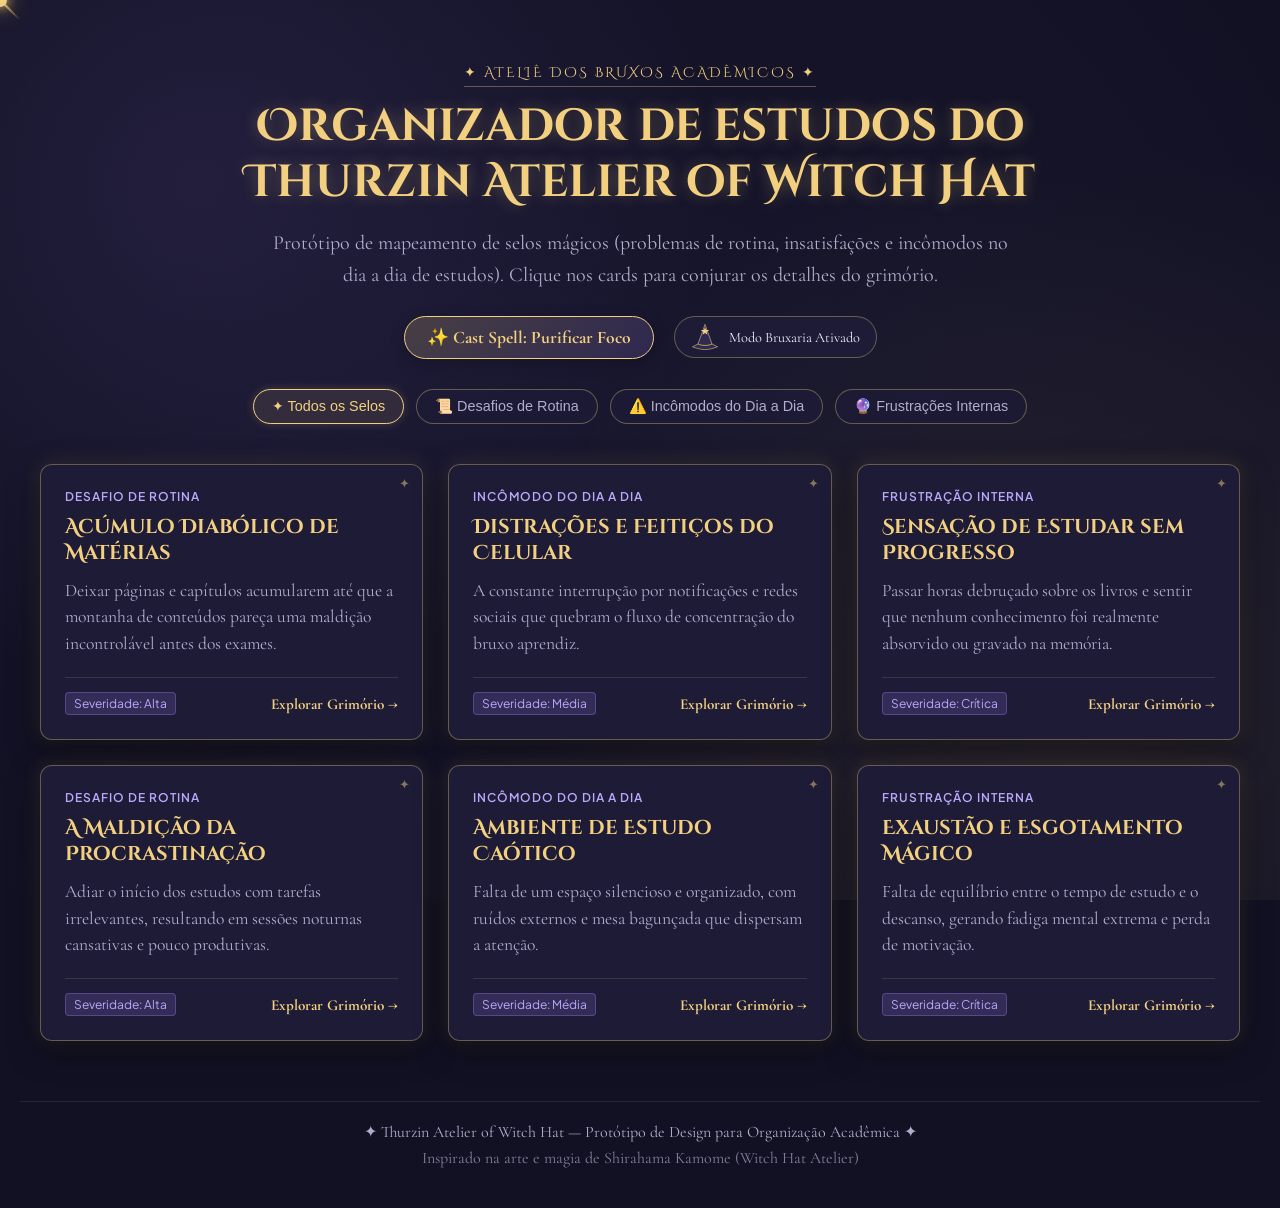
<file: index.html>
<!DOCTYPE html>
<html lang="pt-BR">
<head>
  <meta charset="UTF-8">
  <meta name="viewport" content="width=device-width, initial-scale=1.0">
  <title>Organizador de estudos do Thurzin Atelier of Witch Hat</title>
  
  <!-- Fontes do Google -->
  <link rel="preconnect" href="https://fonts.googleapis.com">
  <link rel="preconnect" href="https://fonts.gstatic.com" crossorigin>
  <link href="https://fonts.googleapis.com/css2?family=Cinzel+Decorative:wght@700&family=Cinzel:wght@600;700;800&family=Cormorant+Garamond:ital,wght@0,400;0,600;0,700;1,400&family=Plus+Jakarta+Sans:wght@400;500;600&display=swap" rel="stylesheet">
  
  <!-- Estilos Externos -->
  <link rel="stylesheet" href="style.css">
</head>
<body>

  <!-- Elemento da Varinha de Bruxo -->
  <div class="magic-wand" id="wand"></div>

  <!-- Cabeçalho Mágico -->
  <header class="header">
    <div class="header-badge">✦ Ateliê dos Bruxos Acadêmicos ✦</div>
    <h1 class="header-title">Organizador de estudos do Thurzin Atelier of Witch Hat</h1>
    <p class="header-subtitle">
      Protótipo de mapeamento de selos mágicos (problemas de rotina, insatisfações e incômodos no dia a dia de estudos). Clique nos cards para conjurar os detalhes do grimório.
    </p>

    <div class="interactive-panel">
      <button class="spell-btn" onclick="triggerMagicSpell()">
        <span>✨ Cast Spell: Purificar Foco</span>
      </button>
      
      <div class="hat-toggle" id="hatToggle" onclick="toggleHatState()">
        <svg class="hat-icon" viewBox="0 0 100 100">
          <path d="M50 5 L75 75 L95 85 C95 85 70 95 50 95 C30 95 5 85 5 85 L25 75 Z" fill="#2d2b55" stroke="#f2d080" stroke-width="2"/>
          <path d="M25 75 C35 82 65 82 75 75" fill="none" stroke="#d4af37" stroke-width="3"/>
          <polygon points="50,15 54,25 65,25 56,32 59,42 50,36 41,42 44,32 35,25 46,25" fill="#f2d080"/>
        </svg>
        <span class="hat-label" id="hatLabel">Modo Bruxaria Ativado</span>
      </div>
    </div>
  </header>

  <!-- Filtros -->
  <div class="filters-container">
    <button class="filter-chip active" onclick="filterCards('all', this)">✦ Todos os Selos</button>
    <button class="filter-chip" onclick="filterCards('problema', this)">📜 Desafios de Rotina</button>
    <button class="filter-chip" onclick="filterCards('incomodo', this)">⚠️ Incômodos do Dia a Dia</button>
    <button class="filter-chip" onclick="filterCards('insatisfacao', this)">🔮 Frustrações Internas</button>
  </div>

  <!-- Grid de Cards -->
  <main class="cards-grid" id="cardsGrid">

    <!-- Card 1 -->
    <article class="card" data-category="problema" onclick="openModal('modal1')">
      <div class="card-tag">Desafio de Rotina</div>
      <h2 class="card-title">Acúmulo Diabólico de Matérias</h2>
      <p class="card-excerpt">
        Deixar páginas e capítulos acumularem até que a montanha de conteúdos pareça uma maldição incontrolável antes dos exames.
      </p>
      <div class="card-footer">
        <span class="badge-severity">Severidade: Alta</span>
        <span class="card-action">Explorar Grimório →</span>
      </div>
    </article>

    <!-- Card 2 -->
    <article class="card" data-category="incomodo" onclick="openModal('modal2')">
      <div class="card-tag">Incômodo do Dia a Dia</div>
      <h2 class="card-title">Distrações e Feitiços do Celular</h2>
      <p class="card-excerpt">
        A constante interrupção por notificações e redes sociais que quebram o fluxo de concentração do bruxo aprendiz.
      </p>
      <div class="card-footer">
        <span class="badge-severity">Severidade: Média</span>
        <span class="card-action">Explorar Grimório →</span>
      </div>
    </article>

    <!-- Card 3 -->
    <article class="card" data-category="insatisfacao" onclick="openModal('modal3')">
      <div class="card-tag">Frustração Interna</div>
      <h2 class="card-title">Sensação de Estudar sem Progresso</h2>
      <p class="card-excerpt">
        Passar horas debruçado sobre os livros e sentir que nenhum conhecimento foi realmente absorvido ou gravado na memória.
      </p>
      <div class="card-footer">
        <span class="badge-severity">Severidade: Crítica</span>
        <span class="card-action">Explorar Grimório →</span>
      </div>
    </article>

    <!-- Card 4 -->
    <article class="card" data-category="problema" onclick="openModal('modal4')">
      <div class="card-tag">Desafio de Rotina</div>
      <h2 class="card-title">A Maldição da Procrastinação</h2>
      <p class="card-excerpt">
        Adiar o início dos estudos com tarefas irrelevantes, resultando em sessões noturnas cansativas e pouco produtivas.
      </p>
      <div class="card-footer">
        <span class="badge-severity">Severidade: Alta</span>
        <span class="card-action">Explorar Grimório →</span>
      </div>
    </article>

    <!-- Card 5 -->
    <article class="card" data-category="incomodo" onclick="openModal('modal5')">
      <div class="card-tag">Incômodo do Dia a Dia</div>
      <h2 class="card-title">Ambiente de Estudo Caótico</h2>
      <p class="card-excerpt">
        Falta de um espaço silencioso e organizado, com ruídos externos e mesa bagunçada que dispersam a atenção.
      </p>
      <div class="card-footer">
        <span class="badge-severity">Severidade: Média</span>
        <span class="card-action">Explorar Grimório →</span>
      </div>
    </article>

    <!-- Card 6 -->
    <article class="card" data-category="insatisfacao" onclick="openModal('modal6')">
      <div class="card-tag">Frustração Interna</div>
      <h2 class="card-title">Exaustão e Esgotamento Mágico</h2>
      <p class="card-excerpt">
        Falta de equilíbrio entre o tempo de estudo e o descanso, gerando fadiga mental extrema e perda de motivação.
      </p>
      <div class="card-footer">
        <span class="badge-severity">Severidade: Crítica</span>
        <span class="card-action">Explorar Grimório →</span>
      </div>
    </article>

  </main>

  <!-- Rodapé -->
  <footer class="footer">
    <p>✦ Thurzin Atelier of Witch Hat — Protótipo de Design para Organização Acadêmica ✦</p>
    <p style="margin-top: 6px; opacity: 0.7;">Inspirado na arte e magia de Shirahama Kamome (Witch Hat Atelier)</p>
  </footer>

  <!-- MODAIS (SISTEMA DE GRIMÓRIO) -->

  <div class="modal-overlay" id="modal1">
    <div class="modal-container">
      <div class="modal-header">
        <span class="card-tag">Desafio de Rotina</span>
        <h2 class="modal-title">Acúmulo Diabólico de Matérias</h2>
      </div>
      <div class="modal-body">
        <div class="modal-section">
          <h3>📜 O Incômodo Mapeado</h3>
          <p>Sem um cronograma claro, os tópicos de estudo se acumulam em ritmo acelerado. Quando o estudante percebe, precisa revisar meses de conteúdo em poucos dias, gerando pânico e estudo superficial.</p>
        </div>
        <div class="modal-section">
          <h3>⚡ Impacto na Rotina</h3>
          <p>Aumento expressivo da ansiedade, noites mal dormidas antes de avaliações e sensação constante de estar "atrás dos outros aprendizes".</p>
        </div>
        <div class="modal-section">
          <h3>✨ Encantamento de Solução (Atelier Idea)</h3>
          <p>Implementação de "Pactos Diários" — pequenas metas de leitura revisadas diariamente com o método de repetição espaçada, evitando que o monstro da matéria acumulada se forme.</p>
        </div>
      </div>
      <div class="modal-footer">
        <button class="btn-close" onclick="closeModal('modal1')">Fechar Grimório</button>
      </div>
    </div>
  </div>

  <div class="modal-overlay" id="modal2">
    <div class="modal-container">
      <div class="modal-header">
        <span class="card-tag">Incômodo do Dia a Dia</span>
        <h2 class="modal-title">Distrações e Feitiços do Celular</h2>
      </div>
      <div class="modal-body">
        <div class="modal-section">
          <h3>📜 O Incômodo Mapeado</h3>
          <p>O hábito involuntário de pegar o smartphone a cada 10 minutos para checar mensagens, feeds ou vídeos, fragmentando totalmente o estado de foco profundo.</p>
        </div>
        <div class="modal-section">
          <h3>⚡ Impacto na Rotina</h3>
          <p>Uma sessão de estudo que levaria 1 hora acaba durando 3 horas, deixando a sensação de dia improdutivo e cansaço sem ter realmente avançado.</p>
        </div>
        <div class="modal-section">
          <h3>✨ Encantamento de Solução (Atelier Idea)</h3>
          <p>Técnica "Barreira da Varinha": colocar o celular em outro cômodo durante ciclos Pomodoro de 25 minutos, recompensando-se com pequenas pausas conscientes.</p>
        </div>
      </div>
      <div class="modal-footer">
        <button class="btn-close" onclick="closeModal('modal2')">Fechar Grimório</button>
      </div>
    </div>
  </div>

  <div class="modal-overlay" id="modal3">
    <div class="modal-container">
      <div class="modal-header">
        <span class="card-tag">Frustração Interna</span>
        <h2 class="modal-title">Sensação de Estudar sem Progresso</h2>
      </div>
      <div class="modal-body">
        <div class="modal-section">
          <h3>📜 O Incômodo Mapeado</h3>
          <p>Estudar de forma passiva (apenas lendo ou grifando textos) gera uma ilusão de aprendizado que se desfaz na hora de resolver exercícios ou explicar o tema.</p>
        </div>
        <div class="modal-section">
          <h3>⚡ Impacto na Rotina</h3>
          <p>Sentimento de incapacidade pessoal, desmotivação e dúvida se você realmente tem aptidão para aquele campo de conhecimento.</p>
        </div>
        <div class="modal-section">
          <h3>✨ Encantamento de Solução (Atelier Idea)</h3>
          <p>Uso da "Técnica de Ensino de Coco" (Feynman): explicar a matéria em voz alta para si mesmo ou em notas simples, ativando a retenção real e prática do conhecimento.</p>
        </div>
      </div>
      <div class="modal-footer">
        <button class="btn-close" onclick="closeModal('modal3')">Fechar Grimório</button>
      </div>
    </div>
  </div>

  <div class="modal-overlay" id="modal4">
    <div class="modal-container">
      <div class="modal-header">
        <span class="card-tag">Desafio de Rotina</span>
        <h2 class="modal-title">A Maldição da Procrastinação</h2>
      </div>
      <div class="modal-body">
        <div class="modal-section">
          <h3>📜 O Incômodo Mapeado</h3>
          <p>Dificuldade psíquica para dar o primeiro passo. O cérebro inventa pequenas tarefas paralelas (arrumar o quarto, checar e-mails) para adiar o esforço de estudar.</p>
        </div>
        <div class="modal-section">
          <h3>⚡ Impacto na Rotina</h3>
          <p>Culpa constante durante os momentos de lazer, já que a pendência do estudo continua flutuando sobre a cabeça como uma nuvem negra.</p>
        </div>
        <div class="modal-section">
          <h3>✨ Encantamento de Solução (Atelier Idea)</h3>
          <p>Regra dos 5 Minutos de Magia: comprometer-se a estudar por apenas 5 minutos. Uma vez rompida a inércia inicial, a tendência é continuar o fluxo de trabalho.</p>
        </div>
      </div>
      <div class="modal-footer">
        <button class="btn-close" onclick="closeModal('modal4')">Fechar Grimório</button>
      </div>
    </div>
  </div>

  <div class="modal-overlay" id="modal5">
    <div class="modal-container">
      <div class="modal-header">
        <span class="card-tag">Incômodo do Dia a Dia</span>
        <h2 class="modal-title">Ambiente de Estudo Caótico</h2>
      </div>
      <div class="modal-body">
        <div class="modal-section">
          <h3>📜 O Incômodo Mapeado</h3>
          <p>Mesa cheia de papéis aleatórios, barulho familiar ou de trânsito e falta de iluminação adequada tornam o momento de estudo desconfortável.</p>
        </div>
        <div class="modal-section">
          <h3>⚡ Impacto na Rotina</h3>
          <p>Cansaço visual rápido, postura inadequada e irritabilidade frequente antes mesmo de começar a ler a primeira página.</p>
        </div>
        <div class="modal-section">
          <h3>✨ Encantamento de Solução (Atelier Idea)</h3>
          <p>Rituais de Preparação do Sanctum: limpar o espaço de trabalho no início da sessão, usar fones com ruído marrom/música instrumental e organizar os materiais necessários com antecedência.</p>
        </div>
      </div>
      <div class="modal-footer">
        <button class="btn-close" onclick="closeModal('modal5')">Fechar Grimório</button>
      </div>
    </div>
  </div>

  <div class="modal-overlay" id="modal6">
    <div class="modal-container">
      <div class="modal-header">
        <span class="card-tag">Frustração Interna</span>
        <h2 class="modal-title">Exaustão e Esgotamento Mágico</h2>
      </div>
      <div class="modal-body">
        <div class="modal-section">
          <h3>📜 O Incômodo Mapeado</h3>
          <p>Ignorar o descanso e tentar estudar além dos limites saudáveis, levando a um estado de fadiga crônica e falta de energia.</p>
        </div>
        <div class="modal-section">
          <h3>⚡ Impacto na Rotina</h3>
          <p>Queda brusca no rendimento geral, esquecimento rápido das matérias lidas e apatia em relação às atividades diárias.</p>
        </div>
        <div class="modal-section">
          <h3>✨ Encantamento de Solução (Atelier Idea)</h3>
          <p>Restauração do Mana: incluir pausas ativas obrigatórias no dia, valorizar o sono reparador e ter hobbies sem relação com os estudos para recarregar a mente.</p>
        </div>
      </div>
      <div class="modal-footer">
        <button class="btn-close" onclick="closeModal('modal6')">Fechar Grimório</button>
      </div>
    </div>
  </div>

  <!-- Script JS Interativo -->
  <script>
    const wand = id('wand');
    let mouseX = 0, mouseY = 0;
    let wandX = 0, wandY = 0;

    function id(str) { return document.getElementById(str); }

    document.addEventListener('mousemove', (e) => {
      mouseX = e.clientX;
      mouseY = e.clientY;
      
      if (Math.random() < 0.25) {
        createParticle(e.clientX, e.clientY);
      }
    });

    function animateWand() {
      wandX += (mouseX - wandX) * 0.2;
      wandY += (mouseY - wandY) * 0.2;
      wand.style.left = wandX + 'px';
      wand.style.top = wandY + 'px';
      requestAnimationFrame(animateWand);
    }
    animateWand();

    function createParticle(x, y) {
      const particle = document.createElement('div');
      particle.className = 'sparkle';
      particle.style.left = (x + (Math.random() * 20 - 10)) + 'px';
      particle.style.top = (y + (Math.random() * 20 - 10)) + 'px';
      
      const colors = ['#f2d080', '#e0be68', '#fceabb', '#a8a2d8', '#ffffff'];
      particle.style.background = colors[Math.floor(Math.random() * colors.length)];
      
      const size = Math.random() * 6 + 3;
      particle.style.width = size + 'px';
      particle.style.height = size + 'px';
      
      document.body.appendChild(particle);
      
      setTimeout(() => {
        particle.remove();
      }, 800);
    }

    function openModal(modalId) {
      const modal = id(modalId);
      if (modal) {
        modal.classList.add('active');
        const rect = modal.querySelector('.modal-container').getBoundingClientRect();
        for(let i = 0; i < 20; i++) {
          setTimeout(() => {
            createParticle(
              rect.left + Math.random() * rect.width,
              rect.top + Math.random() * rect.height
            );
          }, i * 15);
        }
      }
    }

    function closeModal(modalId) {
      const modal = id(modalId);
      if (modal) {
        modal.classList.remove('active');
      }
    }

    document.querySelectorAll('.modal-overlay').forEach(overlay => {
      overlay.addEventListener('click', (e) => {
        if (e.target === overlay) {
          overlay.classList.remove('active');
        }
      });
    });

    document.addEventListener('keydown', (e) => {
      if (e.key === 'Escape') {
        document.querySelectorAll('.modal-overlay.active').forEach(modal => {
          modal.classList.remove('active');
        });
      }
    });

    function filterCards(category, btn) {
      document.querySelectorAll('.filter-chip').forEach(b => b.classList.remove('active'));
      btn.classList.add('active');

      const cards = document.querySelectorAll('.card');
      cards.forEach(card => {
        if (category === 'all' || card.dataset.category === category) {
          card.style.display = 'flex';
          card.style.animation = 'fadeIn 0.5s ease forwards';
        } else {
          card.style.display = 'none';
        }
      });
    }

    let hatState = true;
    function toggleHatState() {
      hatState = !hatState;
      const hatToggle = id('hatToggle');
      const hatLabel = id('hatLabel');

      if (hatState) {
        hatToggle.classList.remove('inactive');
        hatLabel.innerText = 'Modo Bruxaria Ativado';
      } else {
        hatToggle.classList.add('inactive');
        hatLabel.innerText = 'Modo Aprendiz Silencioso';
      }
    }

    function triggerMagicSpell() {
      for (let i = 0; i < 60; i++) {
        setTimeout(() => {
          createParticle(
            Math.random() * window.innerWidth,
            Math.random() * window.innerHeight
          );
        }, i * 20);
      }
    }
  </script>
</body>
</html>
</file>
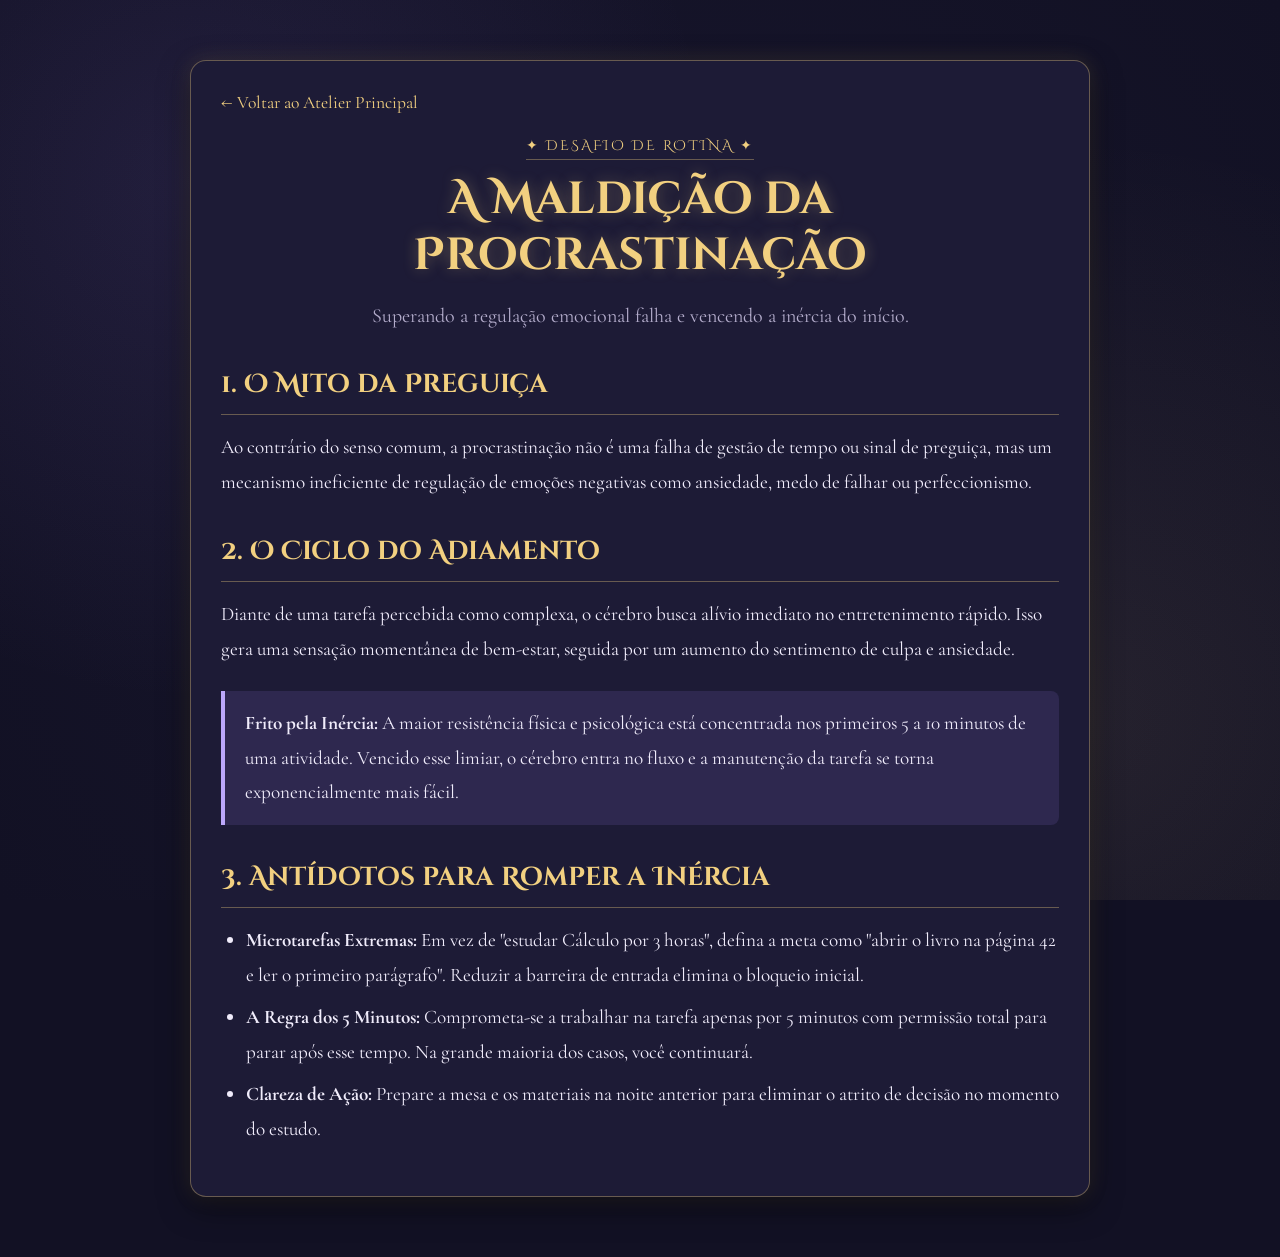
<file: A maldição da procrastinação.html>
<!DOCTYPE html>
<html lang="pt-BR">
<head>
  <meta charset="UTF-8">
  <meta name="viewport" content="width=device-width, initial-scale=1.0">
  <title>A Maldição da Procrastinação — Thurzin Atelier</title>
  <link rel="preconnect" href="https://fonts.googleapis.com">
  <link rel="preconnect" href="https://fonts.gstatic.com" crossorigin>
  <link href="https://fonts.googleapis.com/css2?family=Cinzel+Decorative:wght@700&family=Cinzel:wght@600;700;800&family=Cormorant+Garamond:ital,wght@0,400;0,600;0,700;1,400&family=Plus+Jakarta+Sans:wght@400;500;600&display=swap" rel="stylesheet">
  <link rel="stylesheet" href="style.css">
  <style>
    .page-container {
      max-width: 900px;
      margin: 40px auto;
      padding: 30px;
      background: var(--bg-card);
      border: 1px solid var(--border-gold);
      border-radius: 16px;
      box-shadow: var(--shadow-magic);
    }
    .back-link {
      display: inline-block;
      color: var(--accent-gold);
      text-decoration: none;
      font-family: var(--font-serif-body);
      font-size: 1.1rem;
      margin-bottom: 20px;
      transition: transform 0.2s;
    }
    .back-link:hover {
      transform: translateX(-5px);
    }
    .article-content {
      font-family: var(--font-serif-body);
      font-size: 1.2rem;
      line-height: 1.8;
      color: var(--text-main);
    }
    .article-content h2 {
      font-family: var(--font-serif-title);
      color: var(--accent-gold);
      margin: 30px 0 15px;
      font-size: 1.6rem;
      border-bottom: 1px solid var(--border-gold);
      padding-bottom: 6px;
    }
    .article-content p {
      margin-bottom: 18px;
    }
    .article-content ul {
      margin: 15px 0 20px 25px;
    }
    .article-content li {
      margin-bottom: 8px;
    }
    .highlight-box {
      background: rgba(140, 115, 219, 0.15);
      border-left: 4px solid var(--accent-purple-light);
      padding: 15px 20px;
      border-radius: 0 8px 8px 0;
      margin: 25px 0;
    }
  </style>
</head>
<body>
  <div class="page-container">
    <a href="index.html" class="back-link">← Voltar ao Atelier Principal</a>
    
    <header class="header" style="margin-top: 0;">
      <div class="header-badge">✦ Desafio de Rotina ✦</div>
      <h1 class="header-title">A Maldição da Procrastinação</h1>
      <p class="header-subtitle">Superando a regulação emocional falha e vencendo a inércia do início.</p>
    </header>

    <main class="article-content">
      <h2>1. O Mito da Preguiça</h2>
      <p>
        Ao contrário do senso comum, a procrastinação não é uma falha de gestão de tempo ou sinal de preguiça, mas um mecanismo ineficiente de regulação de emoções negativas como ansiedade, medo de falhar ou perfeccionismo.
      </p>

      <h2>2. O Ciclo do Adiamento</h2>
      <p>
        Diante de uma tarefa percebida como complexa, o cérebro busca alívio imediato no entretenimento rápido. Isso gera uma sensação momentânea de bem-estar, seguida por um aumento do sentimento de culpa e ansiedade.
      </p>

      <div class="highlight-box">
        <strong>Frito pela Inércia:</strong> A maior resistência física e psicológica está concentrada nos primeiros 5 a 10 minutos de uma atividade. Vencido esse limiar, o cérebro entra no fluxo e a manutenção da tarefa se torna exponencialmente mais fácil.
      </div>

      <h2>3. Antídotos para Romper a Inércia</h2>
      <ul>
        <li><strong>Microtarefas Extremas:</strong> Em vez de "estudar Cálculo por 3 horas", defina a meta como "abrir o livro na página 42 e ler o primeiro parágrafo". Reduzir a barreira de entrada elimina o bloqueio inicial.</li>
        <li><strong>A Regra dos 5 Minutos:</strong> Comprometa-se a trabalhar na tarefa apenas por 5 minutos com permissão total para parar após esse tempo. Na grande maioria dos casos, você continuará.</li>
        <li><strong>Clareza de Ação:</strong> Prepare a mesa e os materiais na noite anterior para eliminar o atrito de decisão no momento do estudo.</li>
      </ul>
    </main>
  </div>
</body>
</html>
</file>
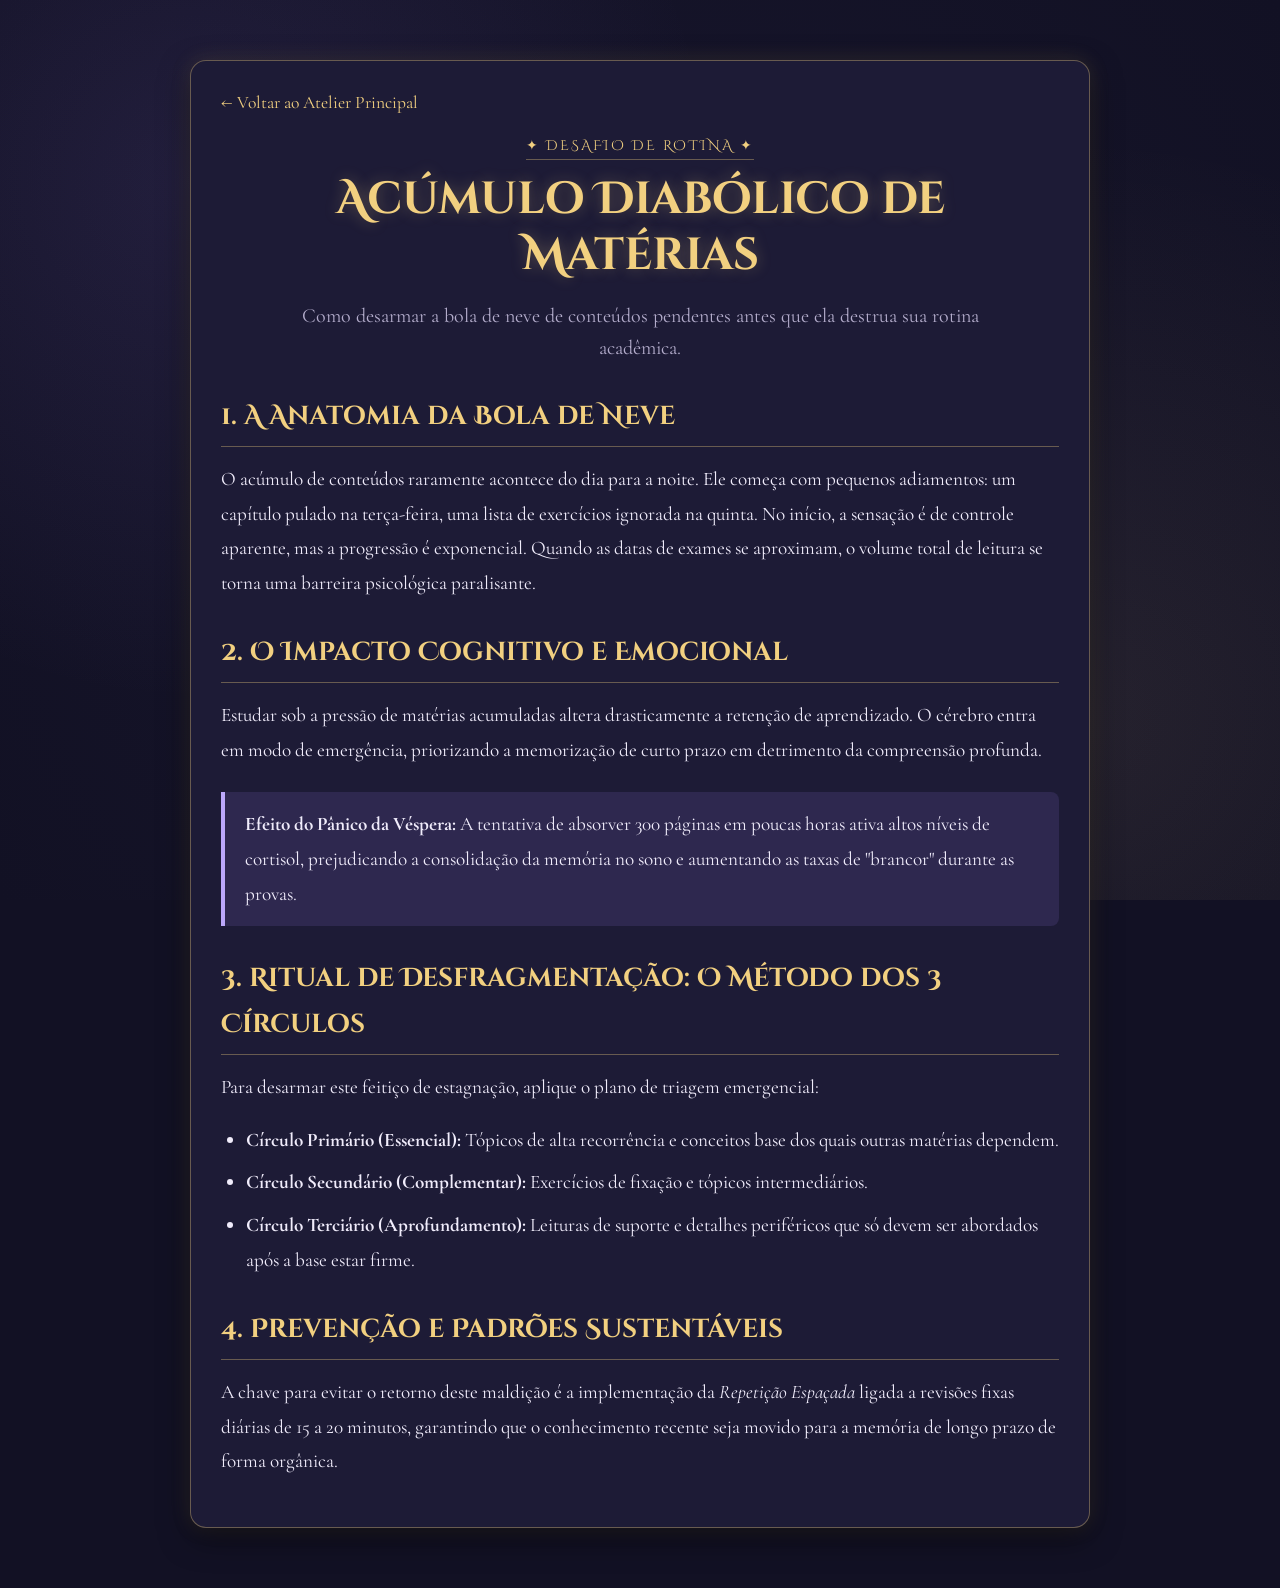
<file: Acúmulo diabólico de matérias.html>
<!DOCTYPE html>
<html lang="pt-BR">
<head>
  <meta charset="UTF-8">
  <meta name="viewport" content="width=device-width, initial-scale=1.0">
  <title>Acúmulo Diabólico de Matérias — Thurzin Atelier</title>
  <link rel="preconnect" href="https://fonts.googleapis.com">
  <link rel="preconnect" href="https://fonts.gstatic.com" crossorigin>
  <link href="https://fonts.googleapis.com/css2?family=Cinzel+Decorative:wght@700&family=Cinzel:wght@600;700;800&family=Cormorant+Garamond:ital,wght@0,400;0,600;0,700;1,400&family=Plus+Jakarta+Sans:wght@400;500;600&display=swap" rel="stylesheet">
  <link rel="stylesheet" href="style.css">
  <style>
    .page-container {
      max-width: 900px;
      margin: 40px auto;
      padding: 30px;
      background: var(--bg-card);
      border: 1px solid var(--border-gold);
      border-radius: 16px;
      box-shadow: var(--shadow-magic);
    }
    .back-link {
      display: inline-block;
      color: var(--accent-gold);
      text-decoration: none;
      font-family: var(--font-serif-body);
      font-size: 1.1rem;
      margin-bottom: 20px;
      transition: transform 0.2s;
    }
    .back-link:hover {
      transform: translateX(-5px);
    }
    .article-content {
      font-family: var(--font-serif-body);
      font-size: 1.2rem;
      line-height: 1.8;
      color: var(--text-main);
    }
    .article-content h2 {
      font-family: var(--font-serif-title);
      color: var(--accent-gold);
      margin: 30px 0 15px;
      font-size: 1.6rem;
      border-bottom: 1px solid var(--border-gold);
      padding-bottom: 6px;
    }
    .article-content p {
      margin-bottom: 18px;
    }
    .article-content ul {
      margin: 15px 0 20px 25px;
    }
    .article-content li {
      margin-bottom: 8px;
    }
    .highlight-box {
      background: rgba(140, 115, 219, 0.15);
      border-left: 4px solid var(--accent-purple-light);
      padding: 15px 20px;
      border-radius: 0 8px 8px 0;
      margin: 25px 0;
    }
  </style>
</head>
<body>
  <div class="page-container">
    <a href="index.html" class="back-link">← Voltar ao Atelier Principal</a>
    
    <header class="header" style="margin-top: 0;">
      <div class="header-badge">✦ Desafio de Rotina ✦</div>
      <h1 class="header-title">Acúmulo Diabólico de Matérias</h1>
      <p class="header-subtitle">Como desarmar a bola de neve de conteúdos pendentes antes que ela destrua sua rotina acadêmica.</p>
    </header>

    <main class="article-content">
      <h2>1. A Anatomia da Bola de Neve</h2>
      <p>
        O acúmulo de conteúdos raramente acontece do dia para a noite. Ele começa com pequenos adiamentos: um capítulo pulado na terça-feira, uma lista de exercícios ignorada na quinta. No início, a sensação é de controle aparente, mas a progressão é exponencial. Quando as datas de exames se aproximam, o volume total de leitura se torna uma barreira psicológica paralisante.
      </p>

      <h2>2. O Impacto Cognitivo e Emocional</h2>
      <p>
        Estudar sob a pressão de matérias acumuladas altera drasticamente a retenção de aprendizado. O cérebro entra em modo de emergência, priorizando a memorização de curto prazo em detrimento da compreensão profunda.
      </p>
      <div class="highlight-box">
        <strong>Efeito do Pânico da Véspera:</strong> A tentativa de absorver 300 páginas em poucas horas ativa altos níveis de cortisol, prejudicando a consolidação da memória no sono e aumentando as taxas de "brancor" durante as provas.
      </div>

      <h2>3. Ritual de Desfragmentação: O Método dos 3 Círculos</h2>
      <p>Para desarmar este feitiço de estagnação, aplique o plano de triagem emergencial:</p>
      <ul>
        <li><strong>Círculo Primário (Essencial):</strong> Tópicos de alta recorrência e conceitos base dos quais outras matérias dependem.</li>
        <li><strong>Círculo Secundário (Complementar):</strong> Exercícios de fixação e tópicos intermediários.</li>
        <li><strong>Círculo Terciário (Aprofundamento):</strong> Leituras de suporte e detalhes periféricos que só devem ser abordados após a base estar firme.</li>
      </ul>

      <h2>4. Prevenção e Padrões Sustentáveis</h2>
      <p>
        A chave para evitar o retorno deste maldição é a implementação da <em>Repetição Espaçada</em> ligada a revisões fixas diárias de 15 a 20 minutos, garantindo que o conhecimento recente seja movido para a memória de longo prazo de forma orgânica.
      </p>
    </main>
  </div>
</body>
</html>
</file>
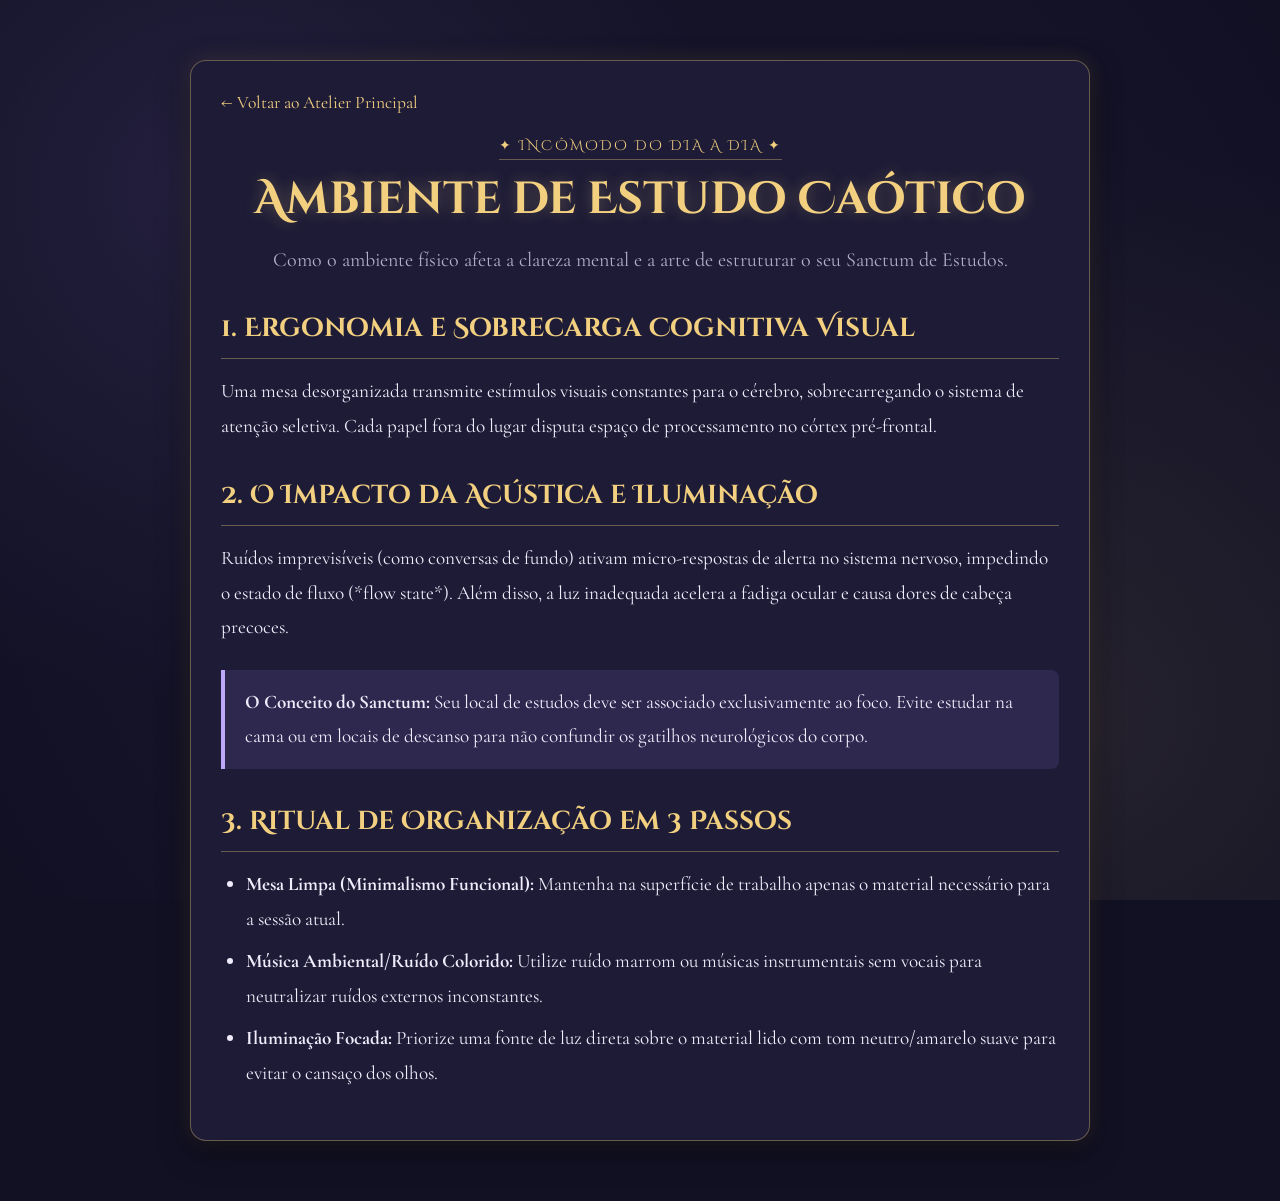
<file: Ambiente de estudo caótico.html>
<!DOCTYPE html>
<html lang="pt-BR">
<head>
  <meta charset="UTF-8">
  <meta name="viewport" content="width=device-width, initial-scale=1.0">
  <title>Ambiente de Estudo Caótico — Thurzin Atelier</title>
  <link rel="preconnect" href="https://fonts.googleapis.com">
  <link rel="preconnect" href="https://fonts.gstatic.com" crossorigin>
  <link href="https://fonts.googleapis.com/css2?family=Cinzel+Decorative:wght@700&family=Cinzel:wght@600;700;800&family=Cormorant+Garamond:ital,wght@0,400;0,600;0,700;1,400&family=Plus+Jakarta+Sans:wght@400;500;600&display=swap" rel="stylesheet">
  <link rel="stylesheet" href="style.css">
  <style>
    .page-container {
      max-width: 900px;
      margin: 40px auto;
      padding: 30px;
      background: var(--bg-card);
      border: 1px solid var(--border-gold);
      border-radius: 16px;
      box-shadow: var(--shadow-magic);
    }
    .back-link {
      display: inline-block;
      color: var(--accent-gold);
      text-decoration: none;
      font-family: var(--font-serif-body);
      font-size: 1.1rem;
      margin-bottom: 20px;
      transition: transform 0.2s;
    }
    .back-link:hover {
      transform: translateX(-5px);
    }
    .article-content {
      font-family: var(--font-serif-body);
      font-size: 1.2rem;
      line-height: 1.8;
      color: var(--text-main);
    }
    .article-content h2 {
      font-family: var(--font-serif-title);
      color: var(--accent-gold);
      margin: 30px 0 15px;
      font-size: 1.6rem;
      border-bottom: 1px solid var(--border-gold);
      padding-bottom: 6px;
    }
    .article-content p {
      margin-bottom: 18px;
    }
    .article-content ul {
      margin: 15px 0 20px 25px;
    }
    .article-content li {
      margin-bottom: 8px;
    }
    .highlight-box {
      background: rgba(140, 115, 219, 0.15);
      border-left: 4px solid var(--accent-purple-light);
      padding: 15px 20px;
      border-radius: 0 8px 8px 0;
      margin: 25px 0;
    }
  </style>
</head>
<body>
  <div class="page-container">
    <a href="index.html" class="back-link">← Voltar ao Atelier Principal</a>
    
    <header class="header" style="margin-top: 0;">
      <div class="header-badge">✦ Incômodo do Dia a Dia ✦</div>
      <h1 class="header-title">Ambiente de Estudo Caótico</h1>
      <p class="header-subtitle">Como o ambiente físico afeta a clareza mental e a arte de estruturar o seu Sanctum de Estudos.</p>
    </header>

    <main class="article-content">
      <h2>1. Ergonomia e Sobrecarga Cognitiva Visual</h2>
      <p>
        Uma mesa desorganizada transmite estímulos visuais constantes para o cérebro, sobrecarregando o sistema de atenção seletiva. Cada papel fora do lugar disputa espaço de processamento no córtex pré-frontal.
      </p>

      <h2>2. O Impacto da Acústica e Iluminação</h2>
      <p>
        Ruídos imprevisíveis (como conversas de fundo) ativam micro-respostas de alerta no sistema nervoso, impedindo o estado de fluxo (*flow state*). Além disso, a luz inadequada acelera a fadiga ocular e causa dores de cabeça precoces.
      </p>

      <div class="highlight-box">
        <strong>O Conceito do Sanctum:</strong> Seu local de estudos deve ser associado exclusivamente ao foco. Evite estudar na cama ou em locais de descanso para não confundir os gatilhos neurológicos do corpo.
      </div>

      <h2>3. Ritual de Organização em 3 Passos</h2>
      <ul>
        <li><strong>Mesa Limpa (Minimalismo Funcional):</strong> Mantenha na superfície de trabalho apenas o material necessário para a sessão atual.</li>
        <li><strong>Música Ambiental/Ruído Colorido:</strong> Utilize ruído marrom ou músicas instrumentais sem vocais para neutralizar ruídos externos inconstantes.</li>
        <li><strong>Iluminação Focada:</strong> Priorize uma fonte de luz direta sobre o material lido com tom neutro/amarelo suave para evitar o cansaço dos olhos.</li>
      </ul>
    </main>
  </div>
</body>
</html>
</file>
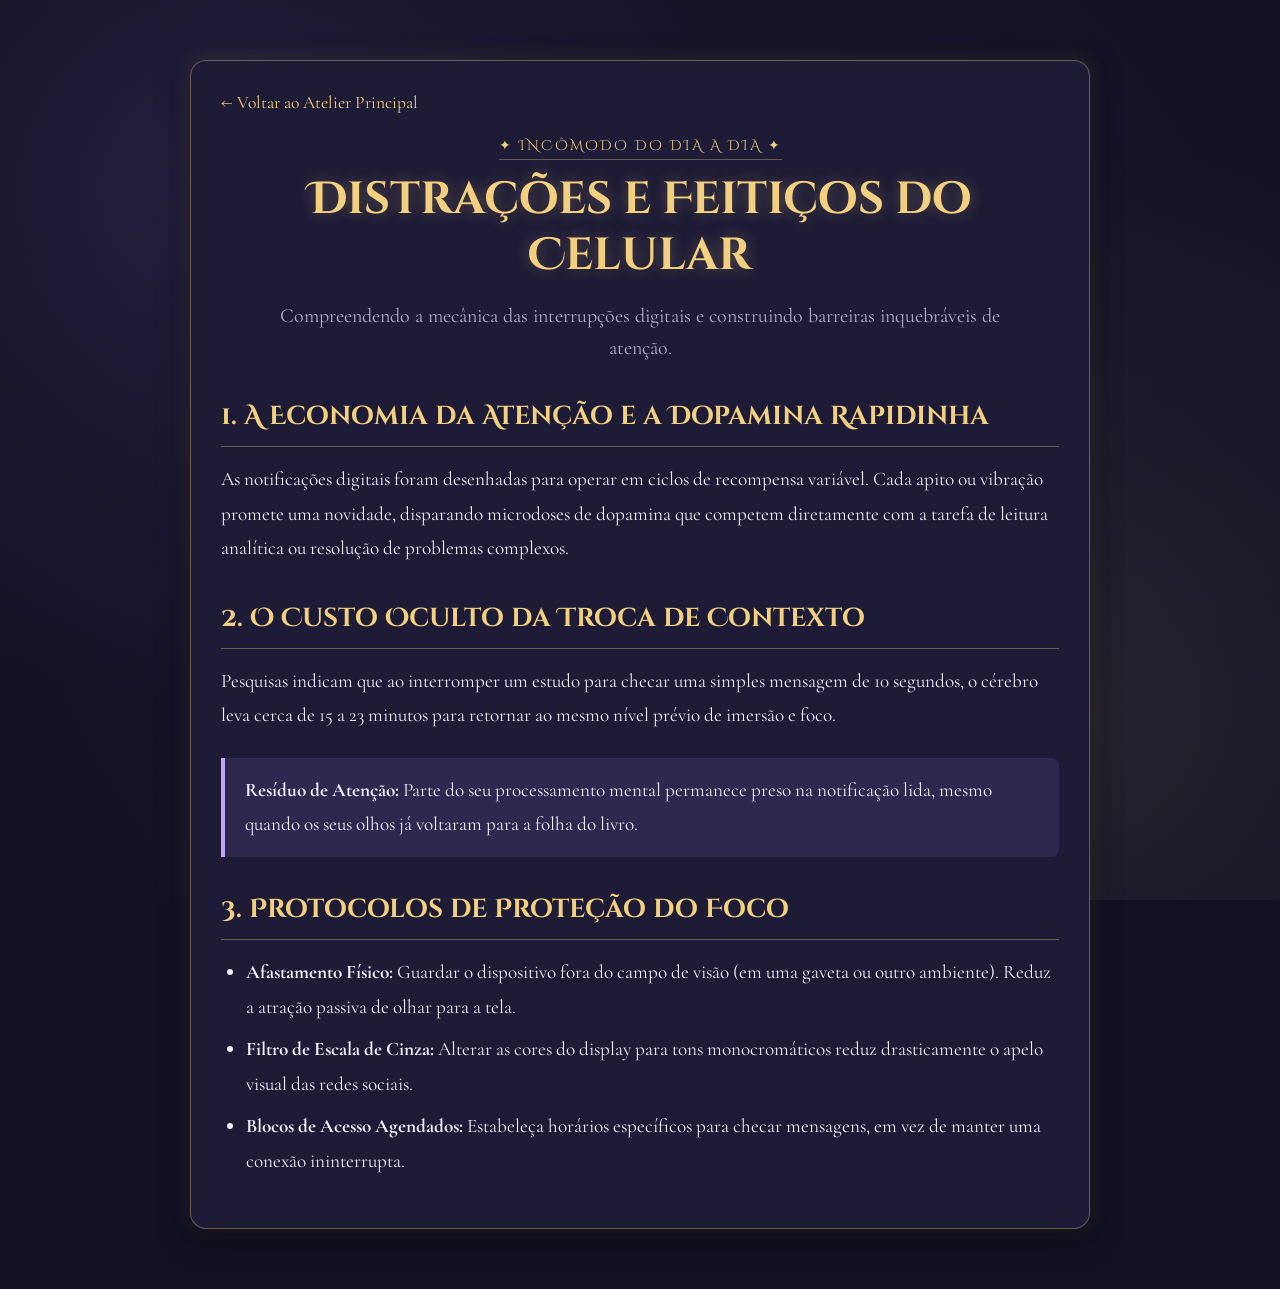
<file: Distrações e feitiços de celular.html>
<!DOCTYPE html>
<html lang="pt-BR">
<head>
  <meta charset="UTF-8">
  <meta name="viewport" content="width=device-width, initial-scale=1.0">
  <title>Distrações e Feitiços do Celular — Thurzin Atelier</title>
  <link rel="preconnect" href="https://fonts.googleapis.com">
  <link rel="preconnect" href="https://fonts.gstatic.com" crossorigin>
  <link href="https://fonts.googleapis.com/css2?family=Cinzel+Decorative:wght@700&family=Cinzel:wght@600;700;800&family=Cormorant+Garamond:ital,wght@0,400;0,600;0,700;1,400&family=Plus+Jakarta+Sans:wght@400;500;600&display=swap" rel="stylesheet">
  <link rel="stylesheet" href="style.css">
  <style>
    .page-container {
      max-width: 900px;
      margin: 40px auto;
      padding: 30px;
      background: var(--bg-card);
      border: 1px solid var(--border-gold);
      border-radius: 16px;
      box-shadow: var(--shadow-magic);
    }
    .back-link {
      display: inline-block;
      color: var(--accent-gold);
      text-decoration: none;
      font-family: var(--font-serif-body);
      font-size: 1.1rem;
      margin-bottom: 20px;
      transition: transform 0.2s;
    }
    .back-link:hover {
      transform: translateX(-5px);
    }
    .article-content {
      font-family: var(--font-serif-body);
      font-size: 1.2rem;
      line-height: 1.8;
      color: var(--text-main);
    }
    .article-content h2 {
      font-family: var(--font-serif-title);
      color: var(--accent-gold);
      margin: 30px 0 15px;
      font-size: 1.6rem;
      border-bottom: 1px solid var(--border-gold);
      padding-bottom: 6px;
    }
    .article-content p {
      margin-bottom: 18px;
    }
    .article-content ul {
      margin: 15px 0 20px 25px;
    }
    .article-content li {
      margin-bottom: 8px;
    }
    .highlight-box {
      background: rgba(140, 115, 219, 0.15);
      border-left: 4px solid var(--accent-purple-light);
      padding: 15px 20px;
      border-radius: 0 8px 8px 0;
      margin: 25px 0;
    }
  </style>
</head>
<body>
  <div class="page-container">
    <a href="index.html" class="back-link">← Voltar ao Atelier Principal</a>
    
    <header class="header" style="margin-top: 0;">
      <div class="header-badge">✦ Incômodo do Dia a Dia ✦</div>
      <h1 class="header-title">Distrações e Feitiços do Celular</h1>
      <p class="header-subtitle">Compreendendo a mecânica das interrupções digitais e construindo barreiras inquebráveis de atenção.</p>
    </header>

    <main class="article-content">
      <h2>1. A Economia da Atenção e a Dopamina Rapidinha</h2>
      <p>
        As notificações digitais foram desenhadas para operar em ciclos de recompensa variável. Cada apito ou vibração promete uma novidade, disparando microdoses de dopamina que competem diretamente com a tarefa de leitura analítica ou resolução de problemas complexos.
      </p>

      <h2>2. O Custo Oculto da Troca de Contexto</h2>
      <p>
        Pesquisas indicam que ao interromper um estudo para checar uma simples mensagem de 10 segundos, o cérebro leva cerca de 15 a 23 minutos para retornar ao mesmo nível prévio de imersão e foco.
      </p>
      <div class="highlight-box">
        <strong>Resíduo de Atenção:</strong> Parte do seu processamento mental permanece preso na notificação lida, mesmo quando os seus olhos já voltaram para a folha do livro.
      </div>

      <h2>3. Protocolos de Proteção do Foco</h2>
      <ul>
        <li><strong>Afastamento Físico:</strong> Guardar o dispositivo fora do campo de visão (em uma gaveta ou outro ambiente). Reduz a atração passiva de olhar para a tela.</li>
        <li><strong>Filtro de Escala de Cinza:</strong> Alterar as cores do display para tons monocromáticos reduz drasticamente o apelo visual das redes sociais.</li>
        <li><strong>Blocos de Acesso Agendados:</strong> Estabeleça horários específicos para checar mensagens, em vez de manter uma conexão ininterrupta.</li>
      </ul>
    </main>
  </div>
</body>
</html>
</file>
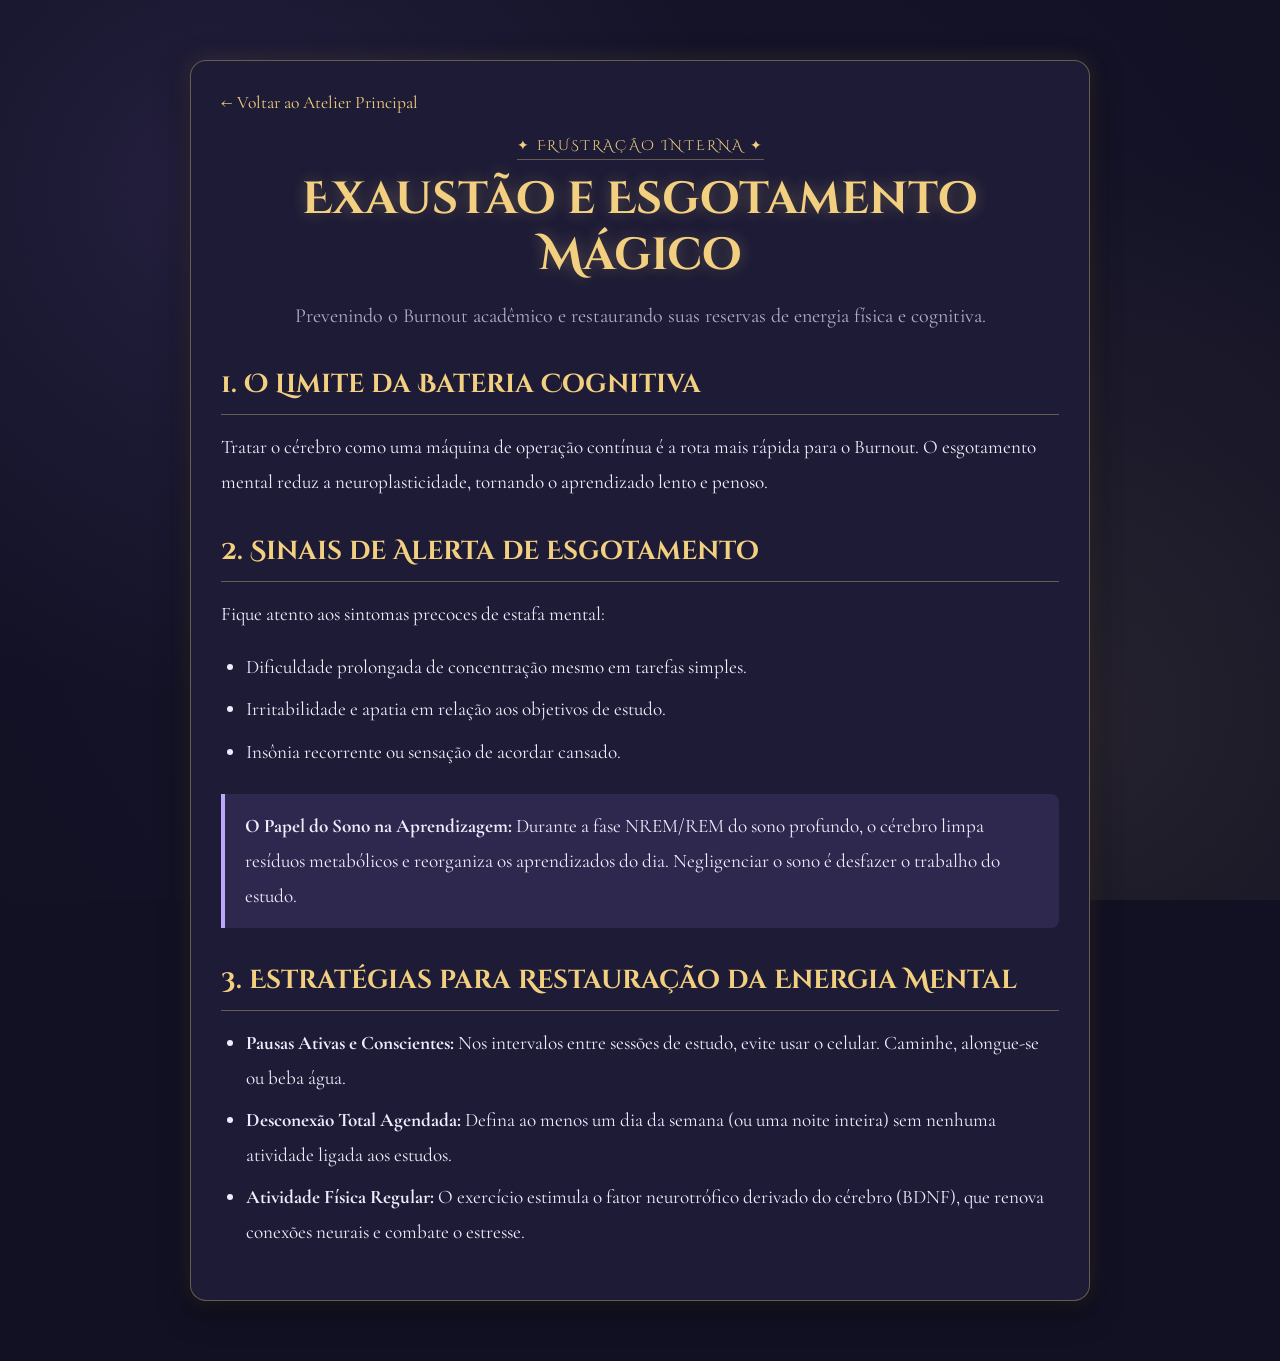
<file: Exaustão e esgotamento mágico.html>
<!DOCTYPE html>
<html lang="pt-BR">
<head>
  <meta charset="UTF-8">
  <meta name="viewport" content="width=device-width, initial-scale=1.0">
  <title>Exaustão e Esgotamento Mágico — Thurzin Atelier</title>
  <link rel="preconnect" href="https://fonts.googleapis.com">
  <link rel="preconnect" href="https://fonts.gstatic.com" crossorigin>
  <link href="https://fonts.googleapis.com/css2?family=Cinzel+Decorative:wght@700&family=Cinzel:wght@600;700;800&family=Cormorant+Garamond:ital,wght@0,400;0,600;0,700;1,400&family=Plus+Jakarta+Sans:wght@400;500;600&display=swap" rel="stylesheet">
  <link rel="stylesheet" href="style.css">
  <style>
    .page-container {
      max-width: 900px;
      margin: 40px auto;
      padding: 30px;
      background: var(--bg-card);
      border: 1px solid var(--border-gold);
      border-radius: 16px;
      box-shadow: var(--shadow-magic);
    }
    .back-link {
      display: inline-block;
      color: var(--accent-gold);
      text-decoration: none;
      font-family: var(--font-serif-body);
      font-size: 1.1rem;
      margin-bottom: 20px;
      transition: transform 0.2s;
    }
    .back-link:hover {
      transform: translateX(-5px);
    }
    .article-content {
      font-family: var(--font-serif-body);
      font-size: 1.2rem;
      line-height: 1.8;
      color: var(--text-main);
    }
    .article-content h2 {
      font-family: var(--font-serif-title);
      color: var(--accent-gold);
      margin: 30px 0 15px;
      font-size: 1.6rem;
      border-bottom: 1px solid var(--border-gold);
      padding-bottom: 6px;
    }
    .article-content p {
      margin-bottom: 18px;
    }
    .article-content ul {
      margin: 15px 0 20px 25px;
    }
    .article-content li {
      margin-bottom: 8px;
    }
    .highlight-box {
      background: rgba(140, 115, 219, 0.15);
      border-left: 4px solid var(--accent-purple-light);
      padding: 15px 20px;
      border-radius: 0 8px 8px 0;
      margin: 25px 0;
    }
  </style>
</head>
<body>
  <div class="page-container">
    <a href="index.html" class="back-link">← Voltar ao Atelier Principal</a>
    
    <header class="header" style="margin-top: 0;">
      <div class="header-badge">✦ Frustração Interna ✦</div>
      <h1 class="header-title">Exaustão e Esgotamento Mágico</h1>
      <p class="header-subtitle">Prevenindo o Burnout acadêmico e restaurando suas reservas de energia física e cognitiva.</p>
    </header>

    <main class="article-content">
      <h2>1. O Limite da Bateria Cognitiva</h2>
      <p>
        Tratar o cérebro como uma máquina de operação contínua é a rota mais rápida para o Burnout. O esgotamento mental reduz a neuroplasticidade, tornando o aprendizado lento e penoso.
      </p>

      <h2>2. Sinais de Alerta de Esgotamento</h2>
      <p>
        Fique atento aos sintomas precoces de estafa mental:
      </p>
      <ul>
        <li>Dificuldade prolongada de concentração mesmo em tarefas simples.</li>
        <li>Irritabilidade e apatia em relação aos objetivos de estudo.</li>
        <li>Insônia recorrente ou sensação de acordar cansado.</li>
      </ul>

      <div class="highlight-box">
        <strong>O Papel do Sono na Aprendizagem:</strong> Durante a fase NREM/REM do sono profundo, o cérebro limpa resíduos metabólicos e reorganiza os aprendizados do dia. Negligenciar o sono é desfazer o trabalho do estudo.
      </div>

      <h2>3. Estratégias para Restauração da Energia Mental</h2>
      <ul>
        <li><strong>Pausas Ativas e Conscientes:</strong> Nos intervalos entre sessões de estudo, evite usar o celular. Caminhe, alongue-se ou beba água.</li>
        <li><strong>Desconexão Total Agendada:</strong> Defina ao menos um dia da semana (ou uma noite inteira) sem nenhuma atividade ligada aos estudos.</li>
        <li><strong>Atividade Física Regular:</strong> O exercício estimula o fator neurotrófico derivado do cérebro (BDNF), que renova conexões neurais e combate o estresse.</li>
      </ul>
    </main>
  </div>
</body>
</html>
</file>
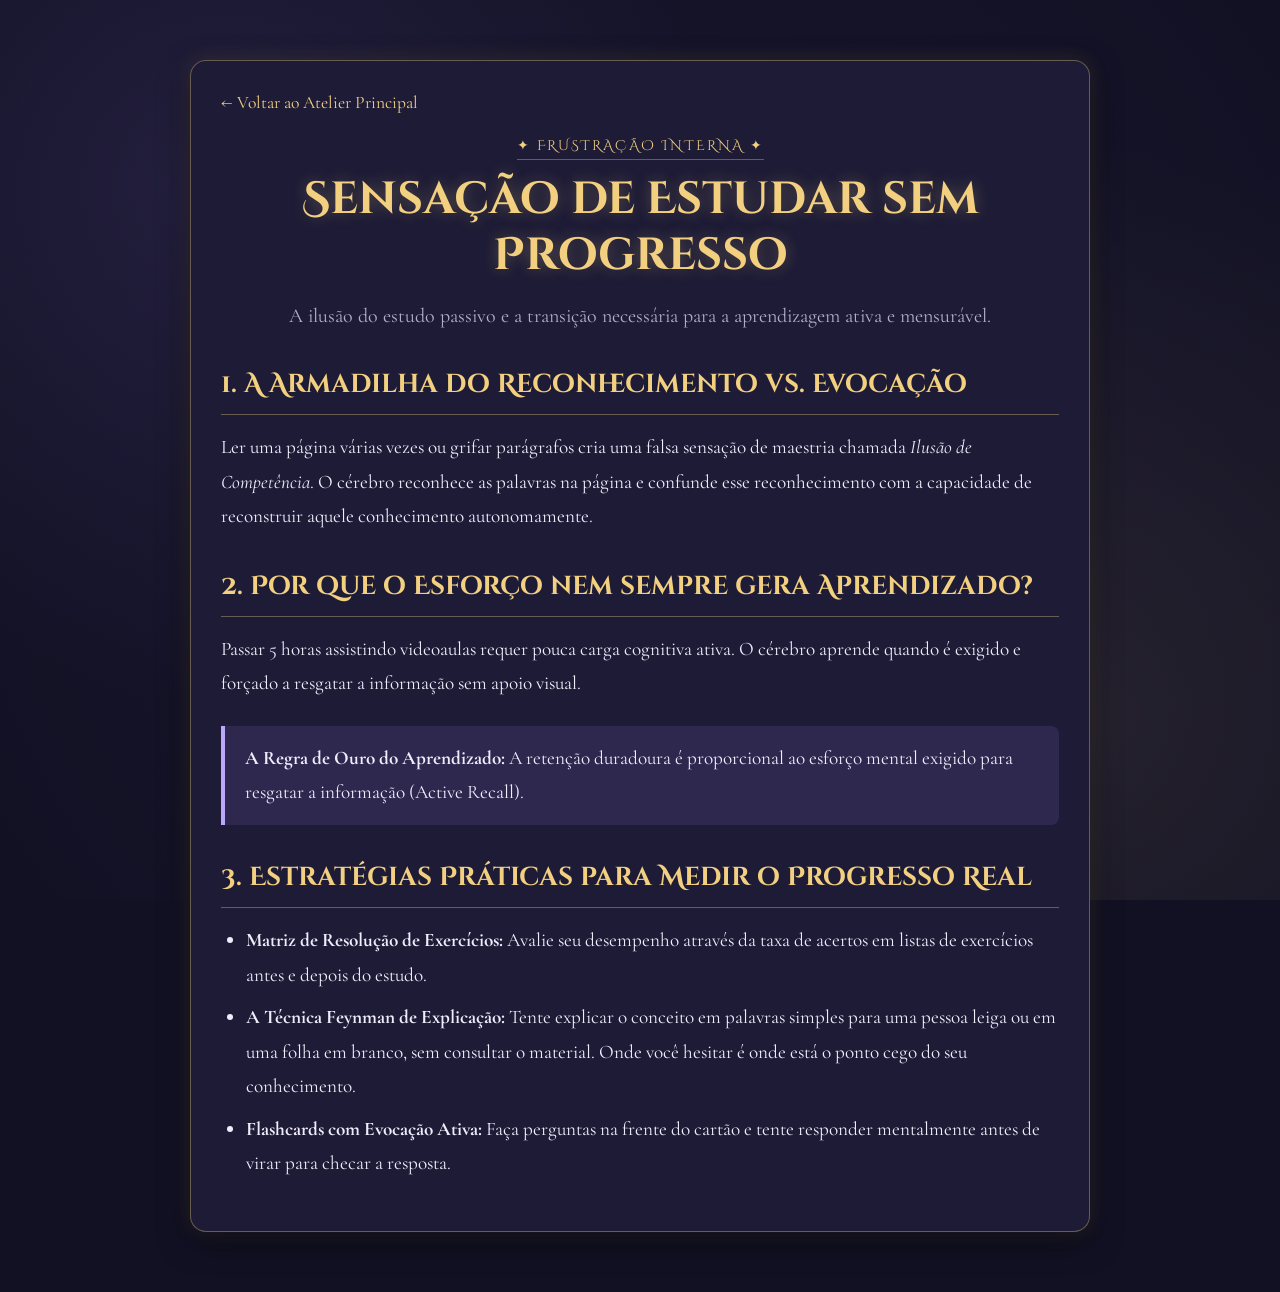
<file: Sensação de estudar sem progresso.html>
<!DOCTYPE html>
<html lang="pt-BR">
<head>
  <meta charset="UTF-8">
  <meta name="viewport" content="width=device-width, initial-scale=1.0">
  <title>Sensação de Estudar sem Progresso — Thurzin Atelier</title>
  <link rel="preconnect" href="https://fonts.googleapis.com">
  <link rel="preconnect" href="https://fonts.gstatic.com" crossorigin>
  <link href="https://fonts.googleapis.com/css2?family=Cinzel+Decorative:wght@700&family=Cinzel:wght@600;700;800&family=Cormorant+Garamond:ital,wght@0,400;0,600;0,700;1,400&family=Plus+Jakarta+Sans:wght@400;500;600&display=swap" rel="stylesheet">
  <link rel="stylesheet" href="style.css">
  <style>
    .page-container {
      max-width: 900px;
      margin: 40px auto;
      padding: 30px;
      background: var(--bg-card);
      border: 1px solid var(--border-gold);
      border-radius: 16px;
      box-shadow: var(--shadow-magic);
    }
    .back-link {
      display: inline-block;
      color: var(--accent-gold);
      text-decoration: none;
      font-family: var(--font-serif-body);
      font-size: 1.1rem;
      margin-bottom: 20px;
      transition: transform 0.2s;
    }
    .back-link:hover {
      transform: translateX(-5px);
    }
    .article-content {
      font-family: var(--font-serif-body);
      font-size: 1.2rem;
      line-height: 1.8;
      color: var(--text-main);
    }
    .article-content h2 {
      font-family: var(--font-serif-title);
      color: var(--accent-gold);
      margin: 30px 0 15px;
      font-size: 1.6rem;
      border-bottom: 1px solid var(--border-gold);
      padding-bottom: 6px;
    }
    .article-content p {
      margin-bottom: 18px;
    }
    .article-content ul {
      margin: 15px 0 20px 25px;
    }
    .article-content li {
      margin-bottom: 8px;
    }
    .highlight-box {
      background: rgba(140, 115, 219, 0.15);
      border-left: 4px solid var(--accent-purple-light);
      padding: 15px 20px;
      border-radius: 0 8px 8px 0;
      margin: 25px 0;
    }
  </style>
</head>
<body>
  <div class="page-container">
    <a href="index.html" class="back-link">← Voltar ao Atelier Principal</a>
    
    <header class="header" style="margin-top: 0;">
      <div class="header-badge">✦ Frustração Interna ✦</div>
      <h1 class="header-title">Sensação de Estudar sem Progresso</h1>
      <p class="header-subtitle">A ilusão do estudo passivo e a transição necessária para a aprendizagem ativa e mensurável.</p>
    </header>

    <main class="article-content">
      <h2>1. A Armadilha do Reconhecimento vs. Evocação</h2>
      <p>
        Ler uma página várias vezes ou grifar parágrafos cria uma falsa sensação de maestria chamada <em>Ilusão de Competência</em>. O cérebro reconhece as palavras na página e confunde esse reconhecimento com a capacidade de reconstruir aquele conhecimento autonomamente.
      </p>

      <h2>2. Por que o Esforço nem sempre gera Aprendizado?</h2>
      <p>
        Passar 5 horas assistindo videoaulas requer pouca carga cognitiva ativa. O cérebro aprende quando é exigido e forçado a resgatar a informação sem apoio visual.
      </p>

      <div class="highlight-box">
        <strong>A Regra de Ouro do Aprendizado:</strong> A retenção duradoura é proporcional ao esforço mental exigido para resgatar a informação (Active Recall).
      </div>

      <h2>3. Estratégias Práticas para Medir o Progresso Real</h2>
      <ul>
        <li><strong>Matriz de Resolução de Exercícios:</strong> Avalie seu desempenho através da taxa de acertos em listas de exercícios antes e depois do estudo.</li>
        <li><strong>A Técnica Feynman de Explicação:</strong> Tente explicar o conceito em palavras simples para uma pessoa leiga ou em uma folha em branco, sem consultar o material. Onde você hesitar é onde está o ponto cego do seu conhecimento.</li>
        <li><strong>Flashcards com Evocação Ativa:</strong> Faça perguntas na frente do cartão e tente responder mentalmente antes de virar para checar a resposta.</li>
      </ul>
    </main>
  </div>
</body>
</html>
</file>
<file: style.css>
:root {
  --bg-primary: #121124;
  --bg-card: #1d1b36;
  --bg-card-hover: #262347;
  --accent-gold: #f2d080;
  --accent-gold-dark: #d4af37;
  --accent-purple: #8c73db;
  --accent-purple-light: #bca8fb;
  --text-main: #f0ecfb;
  --text-muted: #b3accb;
  --border-gold: rgba(242, 208, 128, 0.35);
  --border-gold-bright: rgba(242, 208, 128, 0.8);
  --shadow-magic: 0 10px 30px rgba(0, 0, 0, 0.5), 0 0 20px rgba(242, 208, 128, 0.15);
  --font-serif-title: 'Cinzel Decorative', 'Cinzel', serif;
  --font-serif-body: 'Cormorant Garamond', Georgia, serif;
  --font-sans: 'Plus Jakarta Sans', sans-serif;
}

* {
  margin: 0;
  padding: 0;
  box-sizing: border-box;
  cursor: default;
}

body {
  background-color: var(--bg-primary);
  background-image: 
    radial-gradient(circle at 15% 20%, rgba(140, 115, 219, 0.12) 0%, transparent 40%),
    radial-gradient(circle at 85% 80%, rgba(242, 208, 128, 0.08) 0%, transparent 45%),
    radial-gradient(circle at 50% 50%, rgba(29, 27, 54, 0.5) 0%, #121124 100%);
  background-attachment: fixed;
  color: var(--text-main);
  font-family: var(--font-sans);
  min-height: 100vh;
  padding: 20px;
  overflow-x: hidden;
  position: relative;
}

/* VARINHA MÁGICA */
.magic-wand {
  position: fixed;
  width: 14px;
  height: 14px;
  background: var(--accent-gold);
  border-radius: 50%;
  pointer-events: none;
  transform: translate(-50%, -50%);
  box-shadow: 0 0 12px var(--accent-gold), 0 0 24px var(--accent-gold-dark);
  z-index: 9999;
  transition: transform 0.05s ease;
}

.magic-wand::after {
  content: '';
  position: absolute;
  top: 50%;
  left: 50%;
  width: 2px;
  height: 28px;
  background: linear-gradient(to bottom, var(--accent-gold), transparent);
  transform: translate(-50%, 0) rotate(-45deg);
  transform-origin: top center;
}

/* FAÍSCAS DE MAGIA */
.sparkle {
  position: fixed;
  pointer-events: none;
  border-radius: 50%;
  animation: sparkleAnim 0.8s forwards ease-out;
  z-index: 9998;
}

@keyframes sparkleAnim {
  0% {
    opacity: 1;
    transform: scale(1) translateY(0);
  }
  100% {
    opacity: 0;
    transform: scale(0.2) translateY(-25px) rotate(45deg);
  }
}

/* HEADER DO ATELIER */
.header {
  text-align: center;
  max-width: 900px;
  margin: 40px auto 30px;
  position: relative;
  padding: 0 10px;
}

.header-badge {
  display: inline-block;
  font-family: var(--font-serif-title);
  font-size: 0.85rem;
  color: var(--accent-gold);
  letter-spacing: 2px;
  margin-bottom: 12px;
  text-transform: uppercase;
  border-bottom: 1px solid var(--border-gold);
  padding-bottom: 4px;
}

.header-title {
  font-family: var(--font-serif-title);
  font-size: clamp(1.8rem, 4vw, 2.8rem);
  color: var(--accent-gold);
  text-shadow: 0 0 15px rgba(242, 208, 128, 0.3);
  line-height: 1.25;
  margin-bottom: 16px;
}

.header-subtitle {
  font-family: var(--font-serif-body);
  font-size: 1.25rem;
  color: var(--text-muted);
  line-height: 1.6;
  max-width: 750px;
  margin: 0 auto 25px;
}

/* PAINEL INTERATIVO */
.interactive-panel {
  display: flex;
  justify-content: center;
  align-items: center;
  gap: 20px;
  flex-wrap: wrap;
  margin-top: 20px;
}

.spell-btn {
  background: linear-gradient(135deg, rgba(242, 208, 128, 0.2), rgba(140, 115, 219, 0.2));
  border: 1px solid var(--accent-gold);
  color: var(--accent-gold);
  padding: 10px 22px;
  border-radius: 30px;
  font-family: var(--font-serif-body);
  font-size: 1.1rem;
  font-weight: 700;
  cursor: pointer;
  transition: all 0.3s ease;
  box-shadow: 0 4px 15px rgba(0, 0, 0, 0.2);
  display: flex;
  align-items: center;
  gap: 8px;
}

.spell-btn:hover {
  background: var(--accent-gold);
  color: var(--bg-primary);
  box-shadow: 0 0 20px var(--accent-gold);
  transform: translateY(-2px);
}

.hat-toggle {
  display: flex;
  align-items: center;
  gap: 10px;
  background: var(--bg-card);
  border: 1px solid var(--border-gold);
  padding: 6px 16px;
  border-radius: 30px;
  cursor: pointer;
  transition: all 0.3s ease;
}

.hat-toggle:hover {
  border-color: var(--accent-gold);
  background: var(--bg-card-hover);
}

.hat-icon {
  width: 28px;
  height: 28px;
  transition: transform 0.4s cubic-bezier(0.175, 0.885, 0.32, 1.275);
}

.hat-toggle:hover .hat-icon {
  transform: rotate(-12deg) scale(1.15);
}

.hat-toggle.inactive {
  opacity: 0.5;
  filter: grayscale(0.8);
}

.hat-label {
  font-size: 0.9rem;
  font-family: var(--font-serif-body);
  color: var(--text-main);
}

/* FILTROS */
.filters-container {
  display: flex;
  justify-content: center;
  gap: 12px;
  margin-bottom: 40px;
  flex-wrap: wrap;
}

.filter-chip {
  background: rgba(29, 27, 54, 0.8);
  border: 1px solid var(--border-gold);
  color: var(--text-muted);
  padding: 8px 18px;
  border-radius: 20px;
  font-size: 0.9rem;
  cursor: pointer;
  transition: all 0.3s ease;
}

.filter-chip:hover, .filter-chip.active {
  color: var(--accent-gold);
  border-color: var(--accent-gold);
  background: rgba(242, 208, 128, 0.1);
  box-shadow: 0 0 10px rgba(242, 208, 128, 0.2);
}

/* GRID DE CARDS */
.cards-grid {
  display: grid;
  grid-template-columns: repeat(auto-fill, minmax(320px, 1fr));
  gap: 25px;
  max-width: 1200px;
  margin: 0 auto;
}

/* CARDS */
.card {
  background: var(--bg-card);
  border: 1px solid var(--border-gold);
  border-radius: 12px;
  padding: 24px;
  position: relative;
  display: flex;
  flex-direction: column;
  justify-content: space-between;
  transition: all 0.35s cubic-bezier(0.25, 0.8, 0.25, 1);
  box-shadow: var(--shadow-magic);
  overflow: hidden;
}

.card::before {
  content: '✦';
  position: absolute;
  top: 10px;
  right: 12px;
  color: var(--accent-gold);
  font-size: 0.8rem;
  opacity: 0.5;
}

.card:hover {
  transform: translateY(-6px);
  border-color: var(--accent-gold);
  box-shadow: 0 15px 35px rgba(0,0,0,0.6), 0 0 25px rgba(242, 208, 128, 0.25);
  background: var(--bg-card-hover);
}

.card-tag {
  font-size: 0.75rem;
  text-transform: uppercase;
  letter-spacing: 1px;
  color: var(--accent-purple-light);
  font-weight: 600;
  margin-bottom: 10px;
}

.card-title {
  font-family: var(--font-serif-title);
  font-size: 1.25rem;
  color: var(--accent-gold);
  margin-bottom: 12px;
  line-height: 1.3;
}

.card-excerpt {
  font-family: var(--font-serif-body);
  font-size: 1.1rem;
  color: var(--text-muted);
  line-height: 1.5;
  margin-bottom: 20px;
}

.card-footer {
  display: flex;
  justify-content: space-between;
  align-items: center;
  border-top: 1px solid rgba(242, 208, 128, 0.15);
  padding-top: 14px;
  margin-top: auto;
}

.badge-severity {
  font-size: 0.75rem;
  padding: 3px 8px;
  border-radius: 4px;
  background: rgba(140, 115, 219, 0.2);
  color: var(--accent-purple-light);
  border: 1px solid rgba(140, 115, 219, 0.4);
}

.card-action {
  font-family: var(--font-serif-body);
  color: var(--accent-gold);
  font-weight: 700;
  font-size: 0.95rem;
  display: flex;
  align-items: center;
  gap: 5px;
  transition: transform 0.2s ease;
}

.card:hover .card-action {
  transform: translateX(4px);
}

/* MODAL / GRIMÓRIO */
.modal-overlay {
  position: fixed;
  inset: 0;
  background: rgba(10, 9, 20, 0.85);
  backdrop-filter: blur(8px);
  display: flex;
  justify-content: center;
  align-items: center;
  z-index: 1000;
  opacity: 0;
  pointer-events: none;
  transition: opacity 0.3s ease;
  padding: 20px;
}

.modal-overlay.active {
  opacity: 1;
  pointer-events: auto;
}

.modal-container {
  background: #18162e;
  border: 2px solid var(--accent-gold);
  border-radius: 16px;
  max-width: 650px;
  width: 100%;
  max-height: 85vh;
  overflow-y: auto;
  padding: 35px;
  box-shadow: 0 0 50px rgba(242, 208, 128, 0.25), 0 20px 40px rgba(0, 0, 0, 0.8);
  position: relative;
  transform: scale(0.9) translateY(20px);
  transition: transform 0.3s cubic-bezier(0.175, 0.885, 0.32, 1.275);
}

.modal-overlay.active .modal-container {
  transform: scale(1) translateY(0);
}

.modal-header {
  border-bottom: 1px solid var(--border-gold);
  padding-bottom: 15px;
  margin-bottom: 20px;
}

.modal-title {
  font-family: var(--font-serif-title);
  color: var(--accent-gold);
  font-size: 1.6rem;
  margin-top: 6px;
}

.modal-body {
  font-family: var(--font-serif-body);
  font-size: 1.15rem;
  line-height: 1.7;
  color: var(--text-main);
}

.modal-section {
  margin-bottom: 20px;
}

.modal-section h3 {
  font-family: var(--font-serif-title);
  font-size: 1.05rem;
  color: var(--accent-purple-light);
  margin-bottom: 6px;
}

.modal-footer {
  margin-top: 30px;
  display: flex;
  justify-content: flex-end;
  border-top: 1px solid rgba(242, 208, 128, 0.15);
  padding-top: 15px;
}

.btn-close {
  background: transparent;
  border: 1px solid var(--accent-gold);
  color: var(--accent-gold);
  padding: 8px 24px;
  border-radius: 6px;
  font-family: var(--font-serif-title);
  font-size: 0.9rem;
  cursor: pointer;
  transition: all 0.2s ease;
}

.btn-close:hover {
  background: var(--accent-gold);
  color: var(--bg-primary);
  box-shadow: 0 0 15px var(--accent-gold);
}

/* RODAPÉ */
.footer {
  text-align: center;
  margin-top: 60px;
  padding: 20px;
  font-family: var(--font-serif-body);
  color: var(--text-muted);
  font-size: 1rem;
  border-top: 1px solid rgba(242, 208, 128, 0.1);
}

@keyframes fadeIn {
  from { opacity: 0; transform: translateY(10px); }
  to { opacity: 1; transform: translateY(0); }
}

@media (max-width: 600px) {
  .cards-grid {
    grid-template-columns: 1fr;
  }
  .modal-container {
    padding: 20px;
  }
}
</file>
